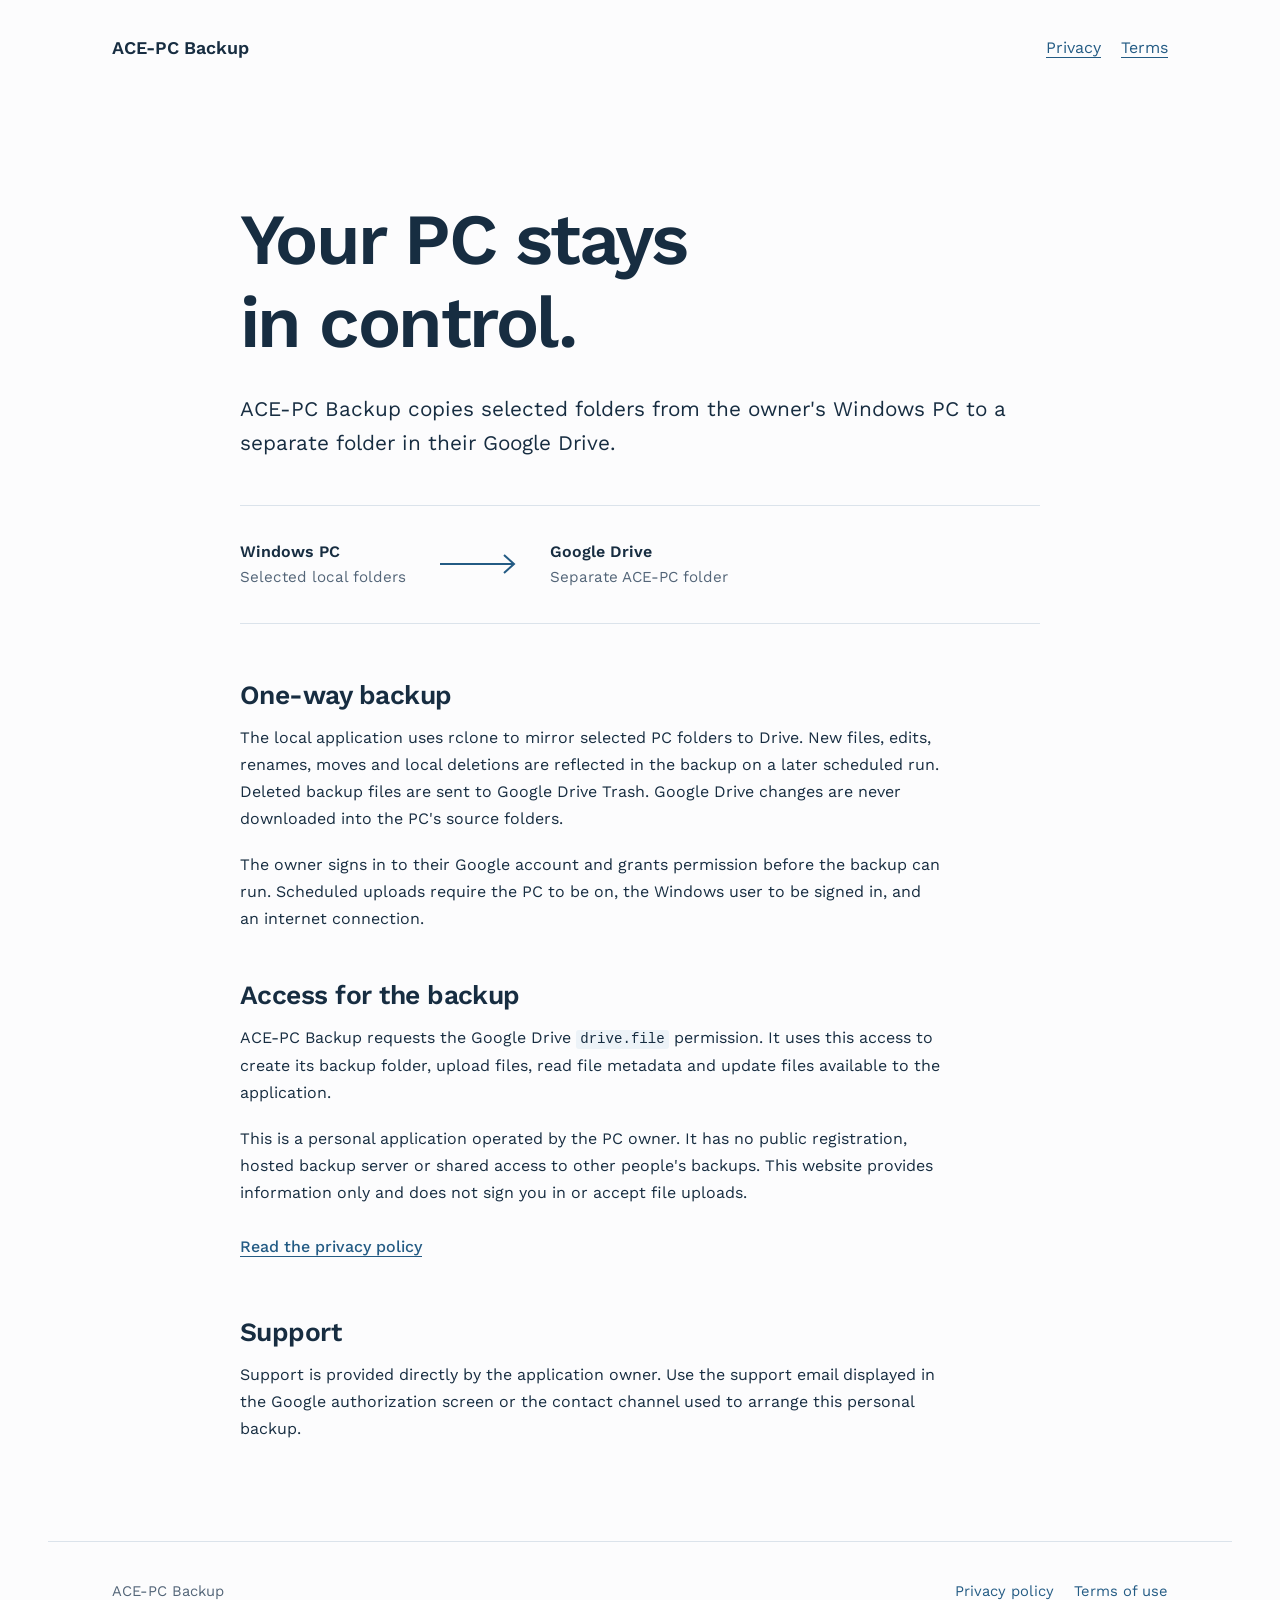
<file: index.html>
<!doctype html>
<html lang="en">
<head>
  <meta charset="utf-8">
  <meta name="viewport" content="width=device-width, initial-scale=1">
  <meta name="description" content="ACE-PC Backup is a personal Windows backup application that copies selected local folders to the owner's Google Drive.">
  <title>ACE-PC Backup</title>
  <link rel="stylesheet" href="assets/site.css">
</head>
<body>
  <a class="skip-link" href="#main">Skip to content</a>
  <header class="site-header">
    <a class="brand" href="./" aria-current="page">ACE-PC Backup</a>
    <nav aria-label="Main navigation"><a href="privacy.html">Privacy</a><a href="terms.html">Terms</a></nav>
  </header>
  <main id="main" class="home">
    <h1>Your PC stays<br>in control.</h1>
    <p class="lead">ACE-PC Backup copies selected folders from the owner's Windows PC to a separate folder in their Google Drive.</p>
    <div class="transfer" role="img" aria-label="One-way backup: selected PC folders upload to ACE-PC in Google Drive. There is no reverse download to the source folders.">
      <div><strong>Windows PC</strong><span>Selected local folders</span></div>
      <svg viewBox="0 0 80 24" width="80" height="24" aria-hidden="true"><path d="M2 12H76M66 3l10 9-10 9" fill="none" stroke="currentColor" stroke-width="2"/></svg>
      <div><strong>Google Drive</strong><span>Separate ACE-PC folder</span></div>
    </div>
    <section aria-labelledby="how-it-works">
      <h2 id="how-it-works">One-way backup</h2>
      <p>The local application uses rclone to mirror selected PC folders to Drive. New files, edits, renames, moves and local deletions are reflected in the backup on a later scheduled run. Deleted backup files are sent to Google Drive Trash. Google Drive changes are never downloaded into the PC's source folders.</p>
      <p>The owner signs in to their Google account and grants permission before the backup can run. Scheduled uploads require the PC to be on, the Windows user to be signed in, and an internet connection.</p>
    </section>
    <section aria-labelledby="access">
      <h2 id="access">Access for the backup</h2>
      <p>ACE-PC Backup requests the Google Drive <code>drive.file</code> permission. It uses this access to create its backup folder, upload files, read file metadata and update files available to the application.</p>
      <p>This is a personal application operated by the PC owner. It has no public registration, hosted backup server or shared access to other people's backups. This website provides information only and does not sign you in or accept file uploads.</p>
      <a class="text-link" href="privacy.html">Read the privacy policy</a>
    </section>
    <section aria-labelledby="support">
      <h2 id="support">Support</h2>
      <p>Support is provided directly by the application owner. Use the support email displayed in the Google authorization screen or the contact channel used to arrange this personal backup.</p>
    </section>
  </main>
  <footer class="site-footer"><span>ACE-PC Backup</span><nav aria-label="Legal navigation"><a href="privacy.html">Privacy policy</a><a href="terms.html">Terms of use</a></nav></footer>
</body>
</html>
</file>
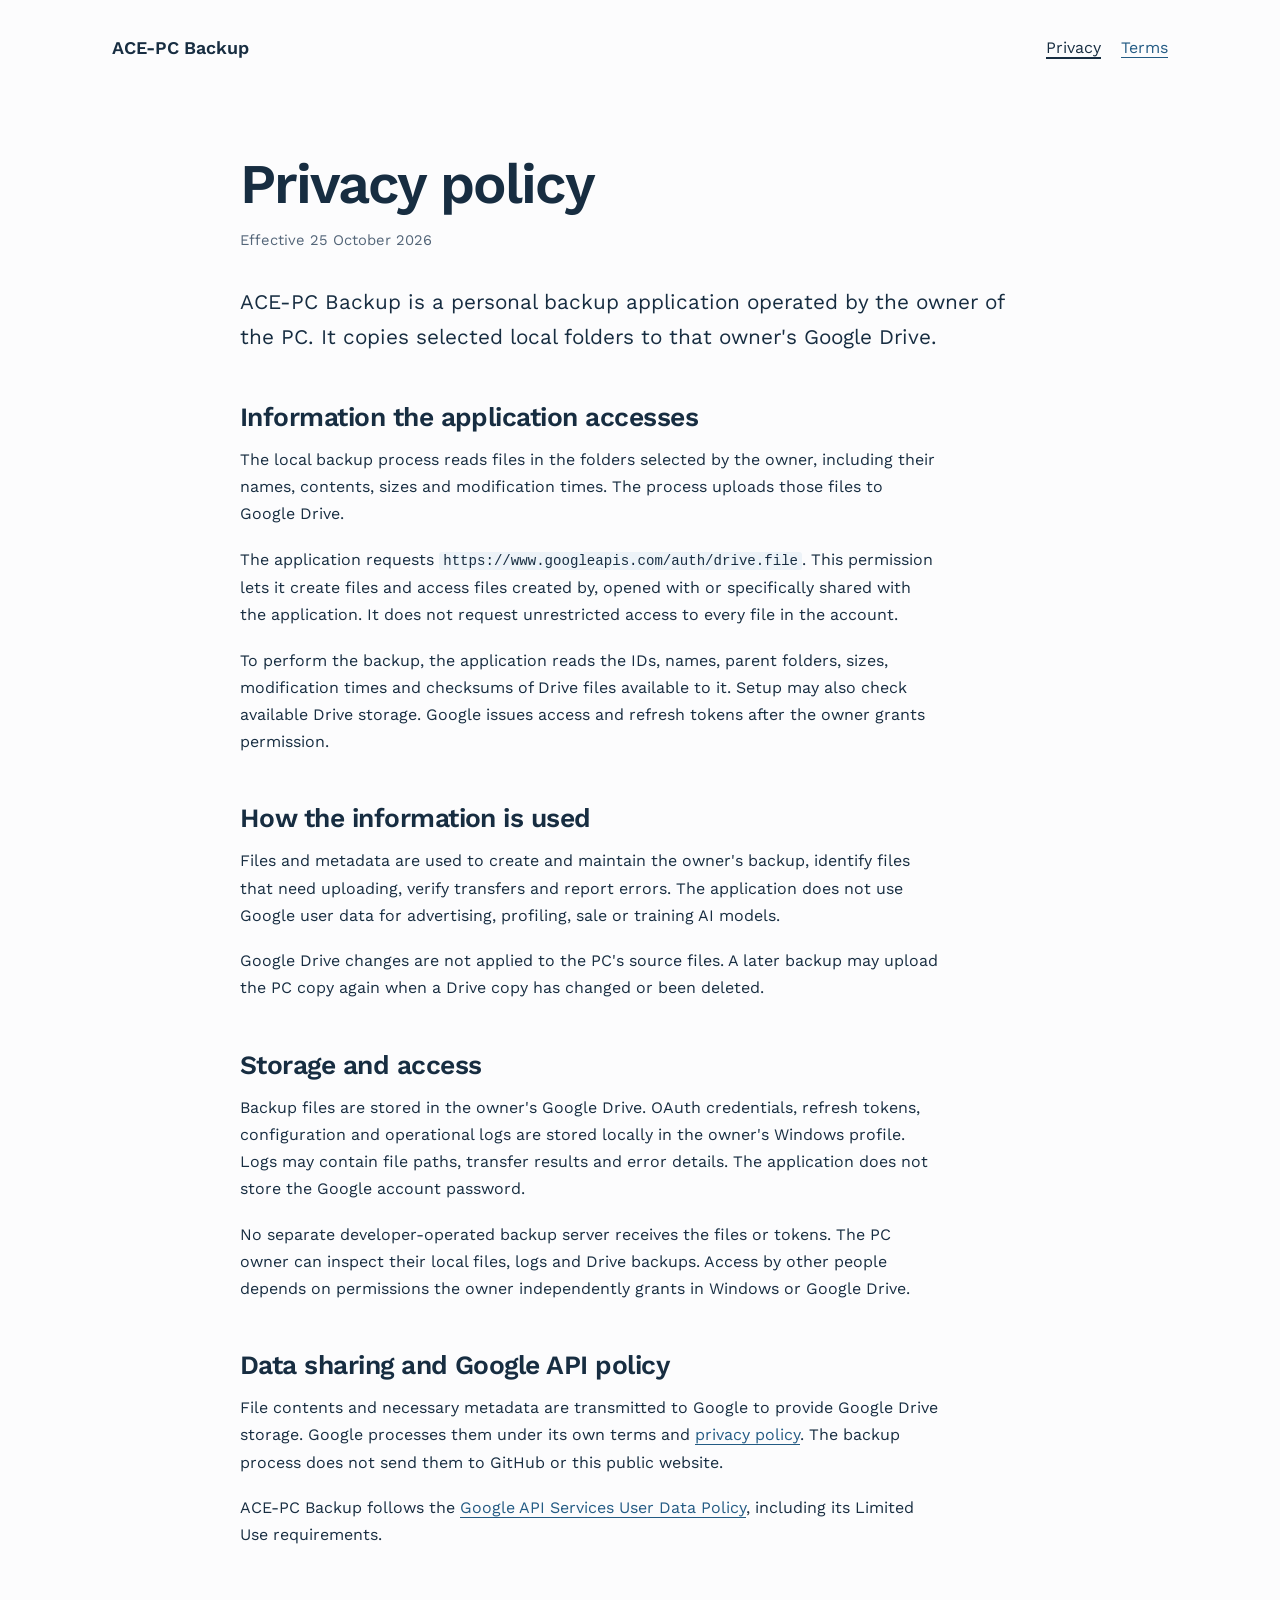
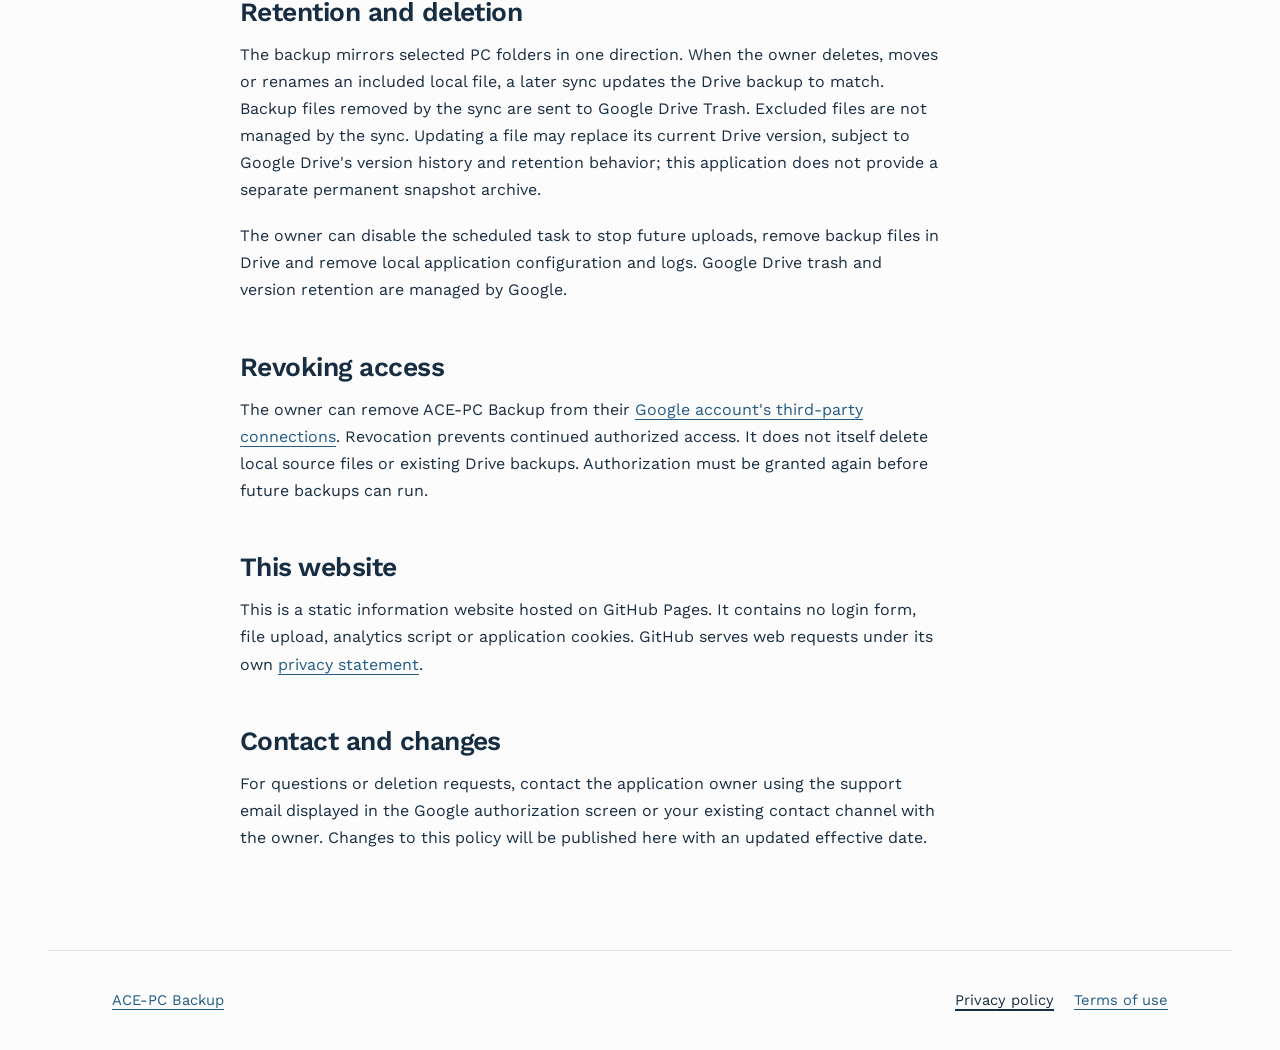
<file: privacy.html>
<!doctype html>
<html lang="en">
<head>
  <meta charset="utf-8">
  <meta name="viewport" content="width=device-width, initial-scale=1">
  <meta name="description" content="How ACE-PC Backup accesses Google Drive, stores credentials locally and handles backup files.">
  <title>Privacy policy — ACE-PC Backup</title>
  <link rel="stylesheet" href="assets/site.css">
</head>
<body>
  <a class="skip-link" href="#main">Skip to content</a>
  <header class="site-header"><a class="brand" href="./">ACE-PC Backup</a><nav aria-label="Main navigation"><a href="privacy.html" aria-current="page">Privacy</a><a href="terms.html">Terms</a></nav></header>
  <main id="main" class="document">
    <h1>Privacy policy</h1>
    <p class="updated">Effective 25 October 2026</p>
    <p class="lead">ACE-PC Backup is a personal backup application operated by the owner of the PC. It copies selected local folders to that owner's Google Drive.</p>
    <section><h2>Information the application accesses</h2>
      <p>The local backup process reads files in the folders selected by the owner, including their names, contents, sizes and modification times. The process uploads those files to Google Drive.</p>
      <p>The application requests <code>https://www.googleapis.com/auth/drive.file</code>. This permission lets it create files and access files created by, opened with or specifically shared with the application. It does not request unrestricted access to every file in the account.</p>
      <p>To perform the backup, the application reads the IDs, names, parent folders, sizes, modification times and checksums of Drive files available to it. Setup may also check available Drive storage. Google issues access and refresh tokens after the owner grants permission.</p>
    </section>
    <section><h2>How the information is used</h2>
      <p>Files and metadata are used to create and maintain the owner's backup, identify files that need uploading, verify transfers and report errors. The application does not use Google user data for advertising, profiling, sale or training AI models.</p>
      <p>Google Drive changes are not applied to the PC's source files. A later backup may upload the PC copy again when a Drive copy has changed or been deleted.</p>
    </section>
    <section><h2>Storage and access</h2>
      <p>Backup files are stored in the owner's Google Drive. OAuth credentials, refresh tokens, configuration and operational logs are stored locally in the owner's Windows profile. Logs may contain file paths, transfer results and error details. The application does not store the Google account password.</p>
      <p>No separate developer-operated backup server receives the files or tokens. The PC owner can inspect their local files, logs and Drive backups. Access by other people depends on permissions the owner independently grants in Windows or Google Drive.</p>
    </section>
    <section><h2>Data sharing and Google API policy</h2>
      <p>File contents and necessary metadata are transmitted to Google to provide Google Drive storage. Google processes them under its own terms and <a href="https://policies.google.com/privacy">privacy policy</a>. The backup process does not send them to GitHub or this public website.</p>
      <p>ACE-PC Backup follows the <a href="https://developers.google.com/terms/api-services-user-data-policy">Google API Services User Data Policy</a>, including its Limited Use requirements.</p>
    </section>
    <section><h2>Retention and deletion</h2>
      <p>The backup mirrors selected PC folders in one direction. When the owner deletes, moves or renames an included local file, a later sync updates the Drive backup to match. Backup files removed by the sync are sent to Google Drive Trash. Excluded files are not managed by the sync. Updating a file may replace its current Drive version, subject to Google Drive's version history and retention behavior; this application does not provide a separate permanent snapshot archive.</p>
      <p>The owner can disable the scheduled task to stop future uploads, remove backup files in Drive and remove local application configuration and logs. Google Drive trash and version retention are managed by Google.</p>
    </section>
    <section><h2>Revoking access</h2>
      <p>The owner can remove ACE-PC Backup from their <a href="https://myaccount.google.com/connections">Google account's third-party connections</a>. Revocation prevents continued authorized access. It does not itself delete local source files or existing Drive backups. Authorization must be granted again before future backups can run.</p>
    </section>
    <section><h2>This website</h2>
      <p>This is a static information website hosted on GitHub Pages. It contains no login form, file upload, analytics script or application cookies. GitHub serves web requests under its own <a href="https://docs.github.com/en/site-policy/privacy-policies/github-general-privacy-statement">privacy statement</a>.</p>
    </section>
    <section><h2>Contact and changes</h2>
      <p>For questions or deletion requests, contact the application owner using the support email displayed in the Google authorization screen or your existing contact channel with the owner. Changes to this policy will be published here with an updated effective date.</p>
    </section>
  </main>
  <footer class="site-footer"><a href="./">ACE-PC Backup</a><nav aria-label="Legal navigation"><a href="privacy.html" aria-current="page">Privacy policy</a><a href="terms.html">Terms of use</a></nav></footer>
</body>
</html>
</file>
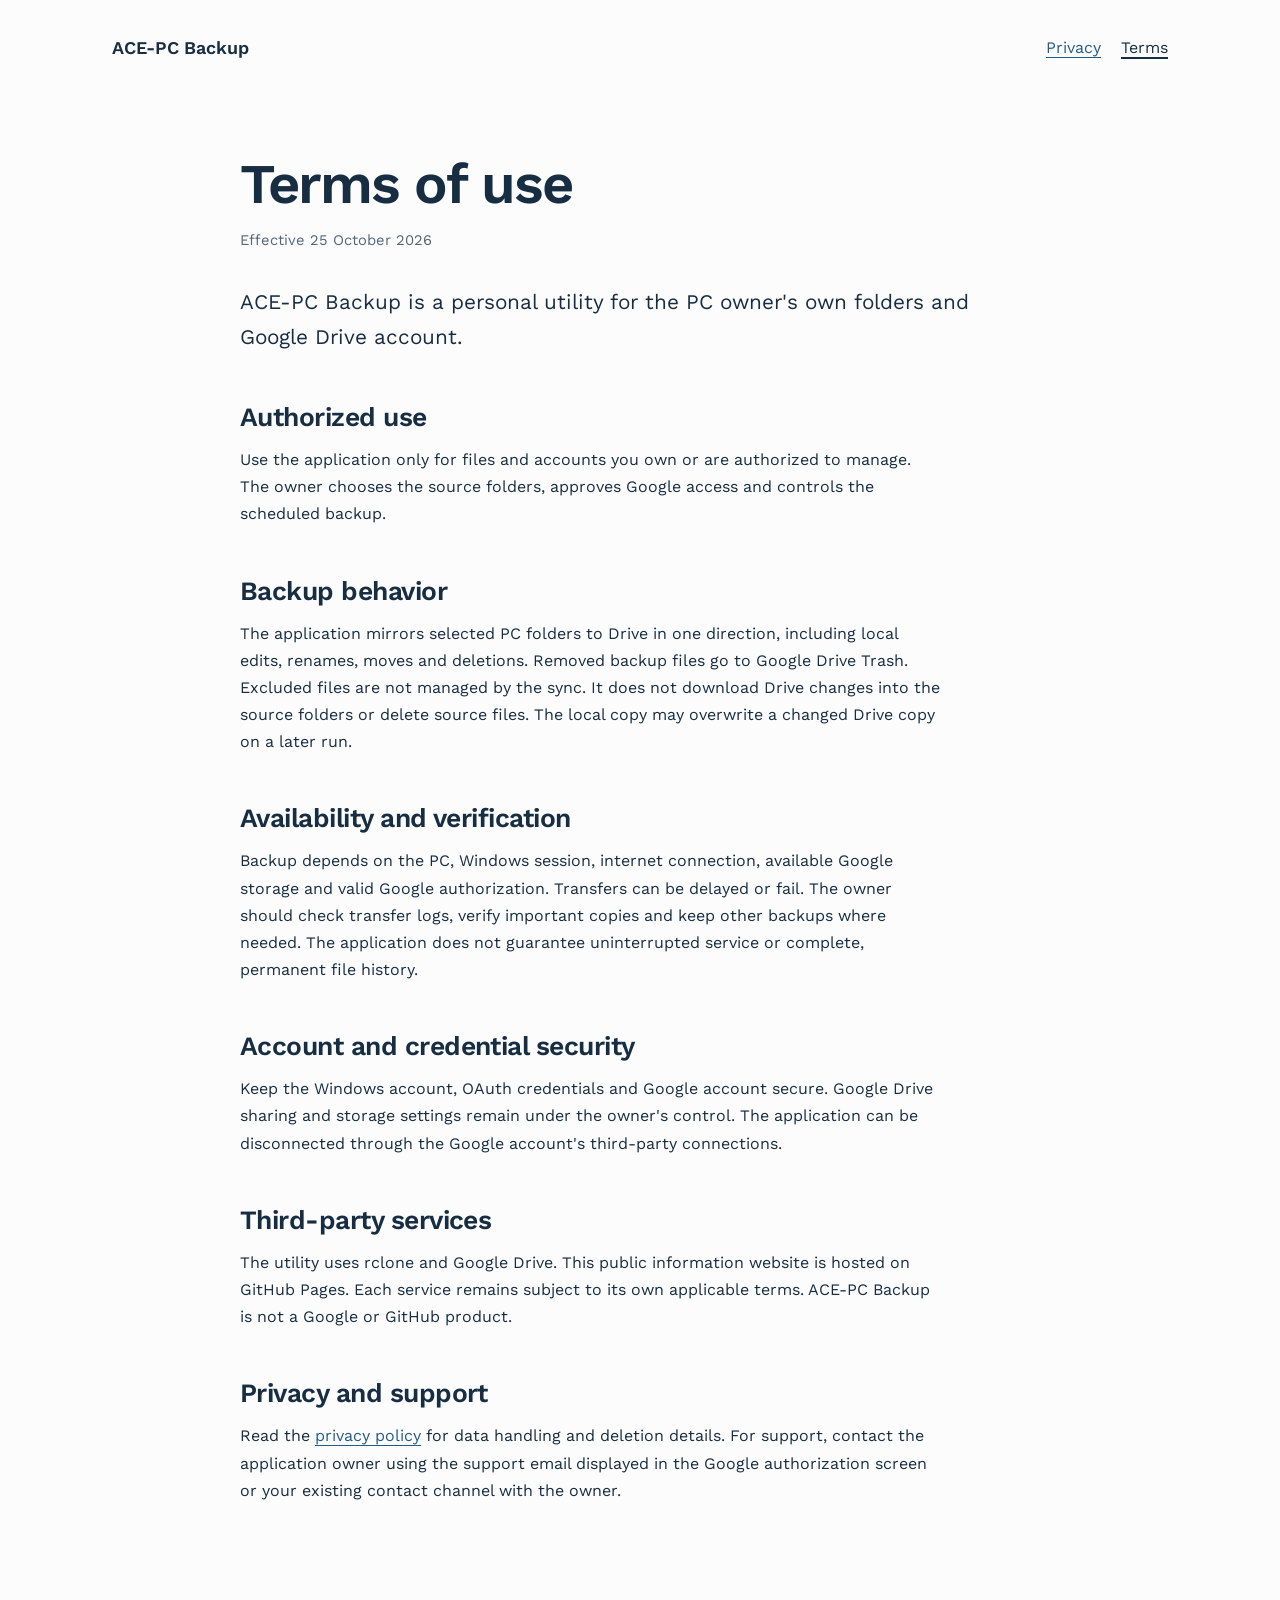
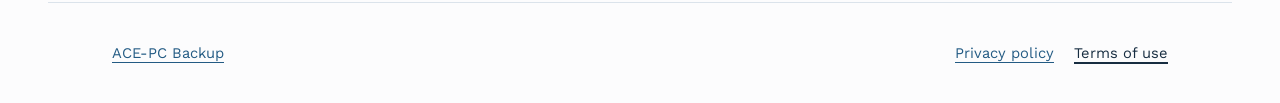
<file: terms.html>
<!doctype html>
<html lang="en">
<head>
  <meta charset="utf-8">
  <meta name="viewport" content="width=device-width, initial-scale=1">
  <meta name="description" content="Terms for the owner's personal use of ACE-PC Backup and its Google Drive backup process.">
  <title>Terms of use — ACE-PC Backup</title>
  <link rel="stylesheet" href="assets/site.css">
</head>
<body>
  <a class="skip-link" href="#main">Skip to content</a>
  <header class="site-header"><a class="brand" href="./">ACE-PC Backup</a><nav aria-label="Main navigation"><a href="privacy.html">Privacy</a><a href="terms.html" aria-current="page">Terms</a></nav></header>
  <main id="main" class="document">
    <h1>Terms of use</h1>
    <p class="updated">Effective 25 October 2026</p>
    <p class="lead">ACE-PC Backup is a personal utility for the PC owner's own folders and Google Drive account.</p>
    <section><h2>Authorized use</h2><p>Use the application only for files and accounts you own or are authorized to manage. The owner chooses the source folders, approves Google access and controls the scheduled backup.</p></section>
    <section><h2>Backup behavior</h2><p>The application mirrors selected PC folders to Drive in one direction, including local edits, renames, moves and deletions. Removed backup files go to Google Drive Trash. Excluded files are not managed by the sync. It does not download Drive changes into the source folders or delete source files. The local copy may overwrite a changed Drive copy on a later run.</p></section>
    <section><h2>Availability and verification</h2><p>Backup depends on the PC, Windows session, internet connection, available Google storage and valid Google authorization. Transfers can be delayed or fail. The owner should check transfer logs, verify important copies and keep other backups where needed. The application does not guarantee uninterrupted service or complete, permanent file history.</p></section>
    <section><h2>Account and credential security</h2><p>Keep the Windows account, OAuth credentials and Google account secure. Google Drive sharing and storage settings remain under the owner's control. The application can be disconnected through the Google account's third-party connections.</p></section>
    <section><h2>Third-party services</h2><p>The utility uses rclone and Google Drive. This public information website is hosted on GitHub Pages. Each service remains subject to its own applicable terms. ACE-PC Backup is not a Google or GitHub product.</p></section>
    <section><h2>Privacy and support</h2><p>Read the <a href="privacy.html">privacy policy</a> for data handling and deletion details. For support, contact the application owner using the support email displayed in the Google authorization screen or your existing contact channel with the owner.</p></section>
  </main>
  <footer class="site-footer"><a href="./">ACE-PC Backup</a><nav aria-label="Legal navigation"><a href="privacy.html">Privacy policy</a><a href="terms.html" aria-current="page">Terms of use</a></nav></footer>
</body>
</html>
</file>
<file: assets/site.css>
@font-face {
  font-family: "Work Sans";
  src: url("work-sans.ttf") format("truetype");
  font-style: normal;
  font-weight: 100 900;
  font-display: swap;
}
:root {
  color-scheme: light;
  --paper: #fcfcfd;
  --ink: #172d41;
  --muted: #536578;
  --link: #235b84;
  --line: #dbe3eb;
  --wash: #edf3f8;
  --space: clamp(1.25rem, 5vw, 4rem);
  font-family: "Work Sans", sans-serif;
  color: var(--ink);
  background: var(--paper);
  font-size: 100%;
  line-height: 1.7;
}
* { box-sizing: border-box; }
body { margin: 0; }
::selection { background: #c8dfee; color: var(--ink); }
a { color: var(--link); text-underline-offset: .25em; text-decoration-thickness: 1px; }
a:hover { text-decoration-thickness: 2px; }
a:focus-visible { outline: 3px solid var(--link); outline-offset: 5px; border-radius: 2px; }
.skip-link { position: absolute; top: .5rem; left: var(--space); padding: .5rem 1rem; background: var(--paper); transform: translateY(-180%); z-index: 1; }
.skip-link:focus { transform: translateY(0); }
.site-header, .site-footer { max-width: 74rem; margin-inline: auto; padding: 1.5rem var(--space); display: flex; align-items: center; justify-content: space-between; gap: 1rem; }
.site-header { min-height: 6rem; }
.brand { color: var(--ink); font-size: 1.12rem; font-weight: 600; text-decoration: none; }
nav { display: flex; flex-wrap: wrap; gap: .25rem 1.25rem; }
nav a { display: inline-flex; align-items: center; min-height: 44px; padding-block: .5rem; }
nav a[aria-current] { color: var(--ink); text-decoration-thickness: 2px; }
main { max-width: 58rem; padding: 3.5rem var(--space) 5rem; margin: auto; }
.home { padding-top: clamp(3rem, 8vw, 7rem); }
h1, h2 { font-weight: 600; line-height: 1.15; text-wrap: balance; }
h1 { font-size: clamp(2.5rem, 7vw, 4.5rem); letter-spacing: -.035em; margin: 0 0 1.75rem; }
.document h1 { font-size: clamp(2.35rem, 5vw, 3.5rem); }
h2 { font-size: clamp(1.3rem, 3vw, 1.65rem); letter-spacing: -.02em; margin: 0 0 .85rem; }
p { max-width: 70ch; margin: 0 0 1.15rem; }
.lead { font-size: clamp(1.1rem, 2.5vw, 1.3rem); line-height: 1.65; }
section { margin-top: 3rem; }
.updated { color: var(--muted); margin: -1rem 0 2rem; font-size: .92rem; }
.transfer { display: flex; align-items: center; gap: 2rem; margin: 2.75rem 0 3.5rem; padding-block: 2rem; border-block: 1px solid var(--line); }
.transfer strong, .transfer span { display: block; }
.transfer strong { font-weight: 600; }
.transfer span { color: var(--muted); font-size: .95rem; }
.transfer svg { color: var(--link); flex-shrink: 0; }
code { font-family: ui-monospace, monospace; font-size: .88em; background: var(--wash); padding: .1em .3em; border-radius: 3px; overflow-wrap: anywhere; }
.text-link { display: inline-flex; min-height: 44px; align-items: center; font-weight: 500; }
.site-footer { border-top: 1px solid var(--line); color: var(--muted); font-size: .92rem; padding-block: 1.75rem; }
@media (max-width: 520px) {
  .site-header, .site-footer { align-items: flex-start; }
  .site-header { flex-direction: column; gap: .25rem; padding-bottom: .75rem; }
  main { padding-top: 2.5rem; padding-bottom: 3rem; }
  .transfer { gap: 1rem; flex-direction: column; align-items: flex-start; }
  .transfer svg { width: 50px; margin-block: .25rem; }
  .site-footer { flex-direction: column; gap: .25rem; }
}
</file>
